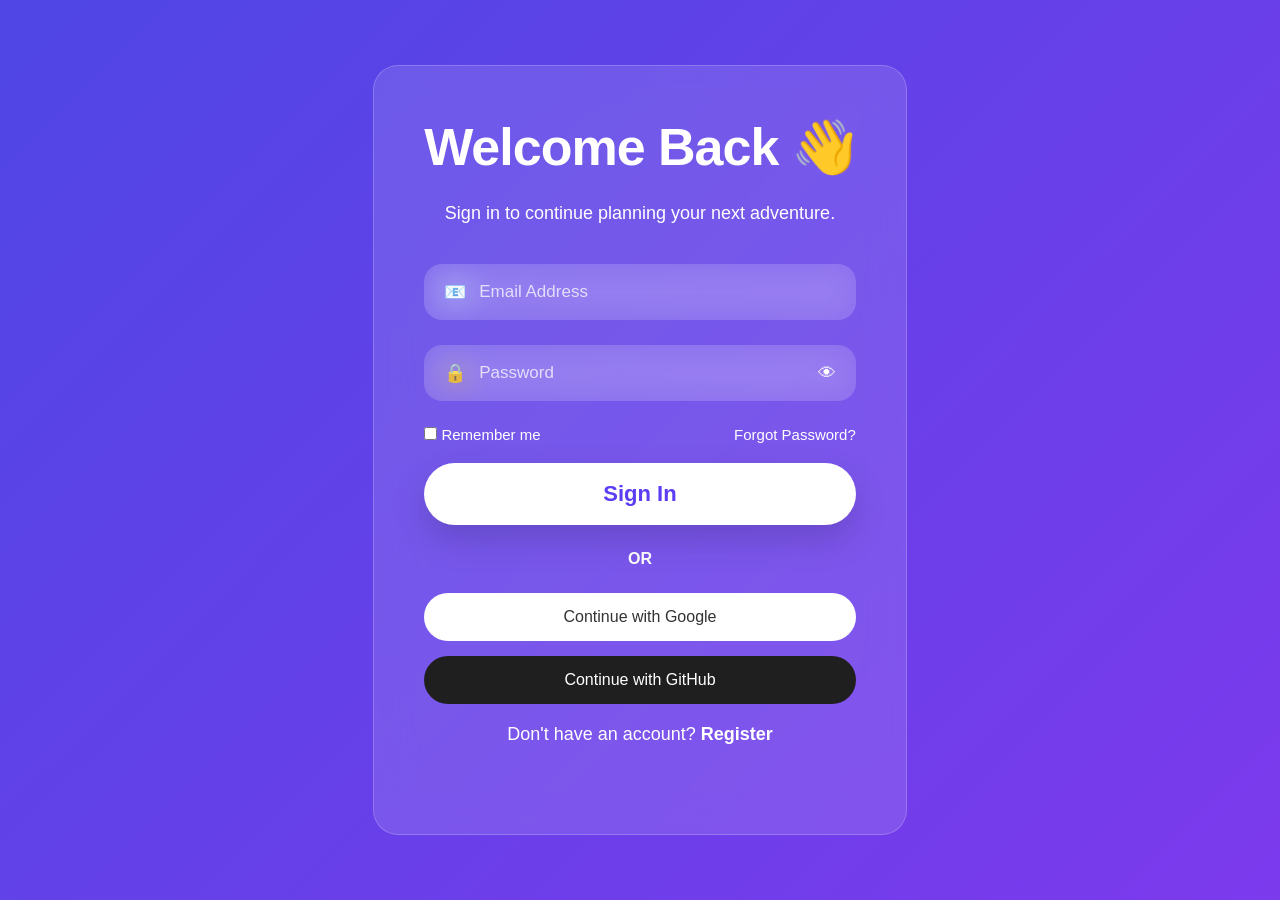
<file: frontend/pages/dashboard.html>
<!DOCTYPE html>
<html lang="en">

<head>

<meta charset="UTF-8">

<meta name="viewport" content="width=device-width, initial-scale=1.0">

<title>Voyago Dashboard</title>

<link rel="stylesheet"
href="https://cdnjs.cloudflare.com/ajax/libs/font-awesome/6.7.2/css/all.min.css">

<link rel="stylesheet" href="../css/style.css">

</head>

<body>

<div class="dashboard">

    <aside class="sidebar">

        <h2 class="logo">Voyago</h2>

    <ul>

    <li class="active" onclick="window.location.href='dashboard.html'">
        <i class="fa-solid fa-house"></i>
        Dashboard
    </li>

    <li onclick="window.location.href='trips.html'">
        <i class="fa-solid fa-plane"></i>
        My Trips
    </li>

    <li onclick="window.location.href='planner.html'">
        <i class="fa-solid fa-map-location-dot"></i>
        <a href="planner.html">Planner</a>
    </li>

    <li onclick="window.location.href='expenses.html'">
        <i class="fa-solid fa-wallet"></i>
        <a href="expenses.html">Expenses</a>
     </li>

    <li onclick="window.location.href='wishlist.html'">
        <i class="fa-solid fa-heart"></i>
        <a href="wishlist.html">Wishlist</a>
    </li>

    <li onclick="window.location.href='profile.html'">
        <i class="fa-solid fa-user"></i>
         <a href="profile.html">Profile</a>
    </li>

</ul>




    </aside>

    <main class="dashboard-content">

        <header class="dashboard-header">

            <div>

                <h1>Good Morning, Abinaya 👋</h1>

                <p>Your next adventure awaits.</p>

            </div>

        
   <div class="profile" id="profileBtn">

    <div class="notification">

        <i class="fa-regular fa-bell" id="bellBtn"></i>

        <div class="notification-box" id="notificationBox">

            <h3>Notifications</h3>

            <div class="notification-item">
                ✈ Flight to Tokyo confirmed
                <span>2 mins ago</span>
            </div>

            <div class="notification-item">
                💰 Expense added
                <span>1 hour ago</span>
            </div>

            <div class="notification-item">
                ❤️ Bali added to Wishlist
                <span>Yesterday</span>
            </div>

        </div>

    </div>

    <i class="fa-regular fa-circle-user"></i>

    <div class="profile-dropdown" id="profileDropdown">

        <h3>👤 Abinaya</h3>

        <hr>

        <a href="profile.html">
            <i class="fa-solid fa-user"></i>
            My Profile
        </a>

        <a href="#">
            <i class="fa-solid fa-gear"></i>
            Settings
        </a>

        <a href="login.html">
            <i class="fa-solid fa-right-from-bracket"></i>
            Logout
        </a>

    </div>

</div>

        </header>
        <section class="search-section">

    <div class="search-box">

        <i class="fa-solid fa-magnifying-glass"></i>

        <input
            type="text"
            id="searchInput"
            placeholder="Search destinations, trips or countries...">

    </div>

</section>
      <section class="stats">

    <div class="stat-card">
        <h2 id="totalTrips">0</h2>
        <p>Total Trips</p>
    </div>

    <div class="stat-card">
        <h2 id="totalBudget">₹0</h2>
        <p>Total Budget</p>
    </div>

    <div class="stat-card">
        <h2 id="completedTrips">0</h2>
        <p>Completed Trips</p>
    </div>

    <div class="stat-card">
        <h2 id="upcomingTrips">0</h2>
        <p>Upcoming Trips</p>
    </div>

</section>
<section class="upcoming-trip">

    <div class="trip-card">

        <div class="trip-left">

            <h2>✈️ Upcoming Trip</h2>

            <h3 id="upcomingDestination">No Trips</h3>

            <p id="upcomingDate">--</p>

            <p id="upcomingBudget">₹0</p>

        </div>

        <button class="trip-btn"
                onclick="window.location.href='trips.html'">
            View Details
        </button>

    </div>

</section>
<section class="destinations">

    <h2>🌍 Popular Destinations</h2>

    <div class="destination-grid">

        <div class="destination-card">
            <img src="https://images.unsplash.com/photo-1507525428034-b723cf961d3e?w=600" alt="Bali">
            <h3>Bali</h3>
            <p>Indonesia</p>
        </div>

        <div class="destination-card">
            <img src="https://images.unsplash.com/photo-1499856871958-5b9627545d1a?w=600" alt="Paris">
            <h3>Paris</h3>
            <p>France</p>
        </div>

        <div class="destination-card">
            <img src="https://images.unsplash.com/photo-1506744038136-46273834b3fb?w=600" alt="Swiss Alps">
            <h3>Swiss Alps</h3>
            <p>Switzerland</p>
        </div>

    </div>

</section>
<section class="analytics">

    <h2>📊 Expense Analytics</h2>

    <div class="analytics-card">

        <div class="progress-item">
            <span>Flights- ₹18,000</span>
            <div class="progress">
                <div class="progress-bar flight"></div>
            </div>
        </div>

        <div class="progress-item">
            <span>Hotels - ₹15,000</span>
            <div class="progress">
                <div class="progress-bar hotel"></div>
            </div>
        </div>

        <div class="progress-item">
            <span>Food - ₹8,000</span>
            <div class="progress">
                <div class="progress-bar food"></div>
            </div>
        </div>

        <div class="progress-item">
            <span>Shopping - ₹5,000</span>
            <div class="progress">
                <div class="progress-bar shopping"></div>
            </div>
        </div>

    </div>

</section>
<section class="activity">

    <h2>🕒 Recent Activity</h2>

    <div class="activity-card">

        <div class="activity-item">
            <div class="activity-icon">✈️</div>

            <div>
                <h3>Flight Booked</h3>
                <p>Chennai → Tokyo</p>
            </div>

            <span>2 hrs ago</span>
        </div>

        <div class="activity-item">
            <div class="activity-icon">🏨</div>

            <div>
                <h3>Hotel Reserved</h3>
                <p>Tokyo Grand Hotel</p>
            </div>

            <span>Yesterday</span>
        </div>

        <div class="activity-item">
            <div class="activity-icon">❤️</div>

            <div>
                <h3>Wishlist Updated</h3>
                <p>Added Switzerland</p>
            </div>

            <span>3 days ago</span>
        </div>

    </div>

</section>
<section class="weather">

    <h2>🌤 Weather Today</h2>

    <div class="weather-card">

        <div class="weather-left">

            <h1>28°C</h1>

            <h3>Tokyo, Japan</h3>

            <p>Sunny</p>

        </div>

       <div class="weather-right">
    <i class="fa-solid fa-sun"></i>
</div>
    </div>

</section>
<section class="quick-actions">

    <h2>⚡ Quick Actions</h2>

    <div class="action-grid">
        
<button class="action-btn" onclick="window.location.href='planner.html'">
    <i class="fa-solid fa-plane-departure"></i>
    Plan Trip
</button>

<button class="action-btn" onclick="window.location.href='wishlist.html'">
    <i class="fa-solid fa-heart"></i>
    Wishlist
</button>

<button class="action-btn" onclick="window.location.href='expenses.html'">
    <i class="fa-solid fa-wallet"></i>
    Expenses
</button>

<button class="action-btn" onclick="window.location.href='profile.html'">
    <i class="fa-solid fa-user"></i>
    Profile
</button>


        
    
    </div>

</section>

    </main>

</div>
<script src="../js/script.js"></script>
<script src="../js/dashboard.js"></script>
</body>
</html>
</file>
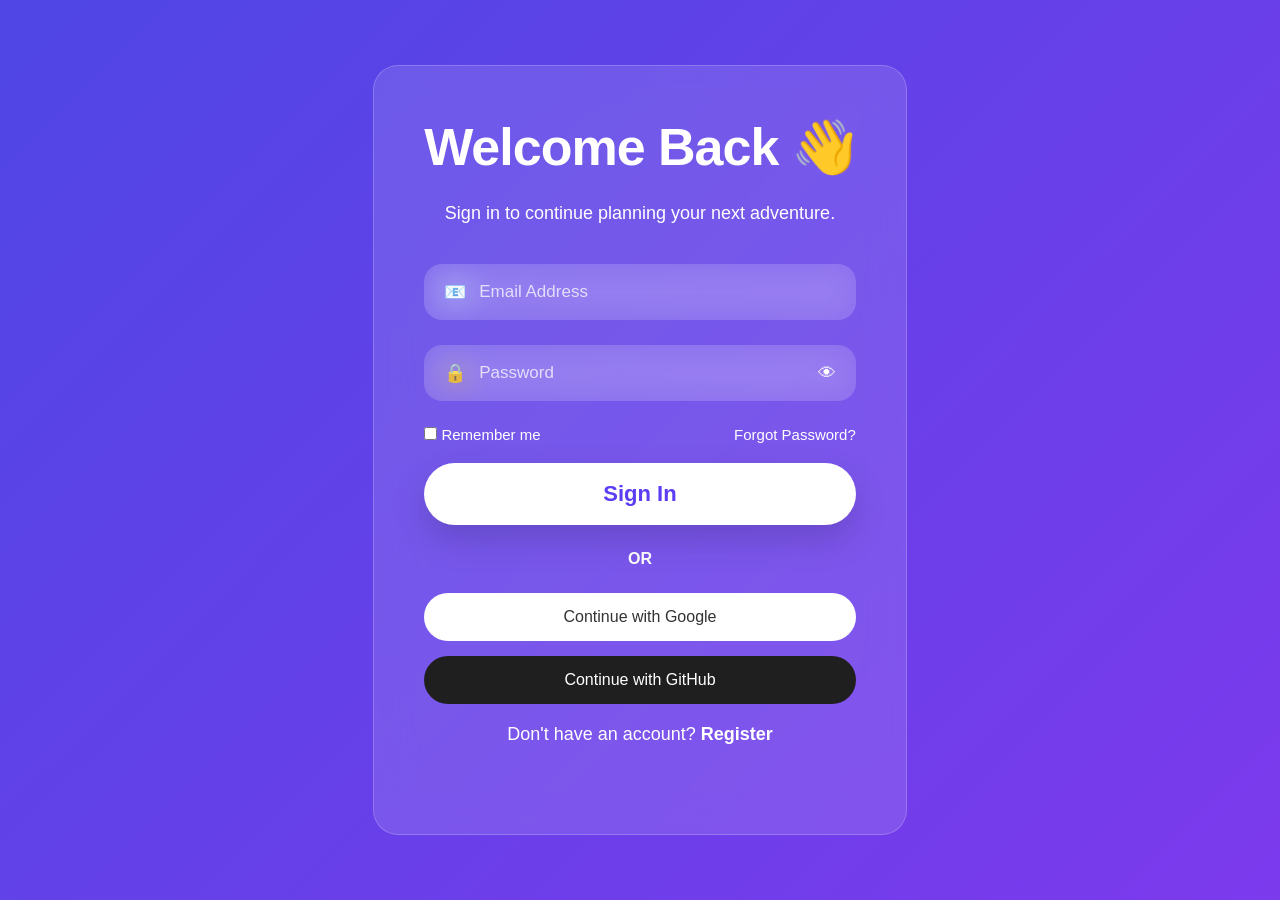
<file: frontend/pages/expenses.html>
<!DOCTYPE html>
<html lang="en">

<head>

<meta charset="UTF-8">
<meta name="viewport" content="width=device-width, initial-scale=1.0">

<title>Expenses - Voyago</title>

<link rel="stylesheet" href="../css/style.css">

<link rel="stylesheet"
href="https://cdnjs.cloudflare.com/ajax/libs/font-awesome/6.7.2/css/all.min.css">

</head>

<body>

<div class="expenses-page">

<header class="expenses-header">

<div>

<h1>Expense Tracker 💰</h1>

<p>Track every rupee spent during your journey.</p>

</div>

<button class="add-expense-btn" onclick="openExpenseModal()">
    <i class="fa-solid fa-plus"></i>
    Add Expense
</button>
</header>

<section class="expense-summary">

<div class="expense-card">

<i class="fa-solid fa-wallet"></i>

<h3>Total Budget</h3>

<p id="totalBudget">₹0</p>

</div>

<div class="expense-card">

<i class="fa-solid fa-money-bill-wave"></i>

<h3>Spent</h3>

<p id="spentAmount">₹0</p>

</div>

<div class="expense-card">

<i class="fa-solid fa-piggy-bank"></i>

<h3>Remaining</h3>

<p id="remainingAmount">₹0</p>

</div>

<div class="expense-card">

<i class="fa-solid fa-chart-pie"></i>

<h3>Savings</h3>

<p id="savingPercent">0%</p>

</div>

</section>
<section class="expense-table-section">

    <h2>Recent Expenses</h2>

    <table class="expense-table">
        <thead>

        <tr>
    <th>Category</th>
    <th>Description</th>
    <th>Date</th>
    <th>Amount</th>
    <th>Actions</th>
</tr>
       
    </thead>
<tbody id="expenseTableBody">

</tbody>
       
        

    </table>

<section class="budget-progress">

<h2>Budget Usage</h2>

<div class="progress-bar-bg">

<div
    class="progress-bar-fill"
    id="budgetProgress">

0%

</div>

</div>

</section>

</div>

<div id="expenseModal" class="modal">

<div class="modal-content">

<h2>Add Expense</h2>

<input
type="text"
id="expenseCategory"
placeholder="Category">

<input
type="text"
id="expenseDescription"
placeholder="Description">

<input
type="number"
id="expenseAmount"
placeholder="Amount">

<button id="saveExpenseBtn">

Save Expense

</button>

</div>

</div>
<script src="../js/script.js"></script>
<script src="../js/expenses.js"></script>
</body>

</html>
</file>
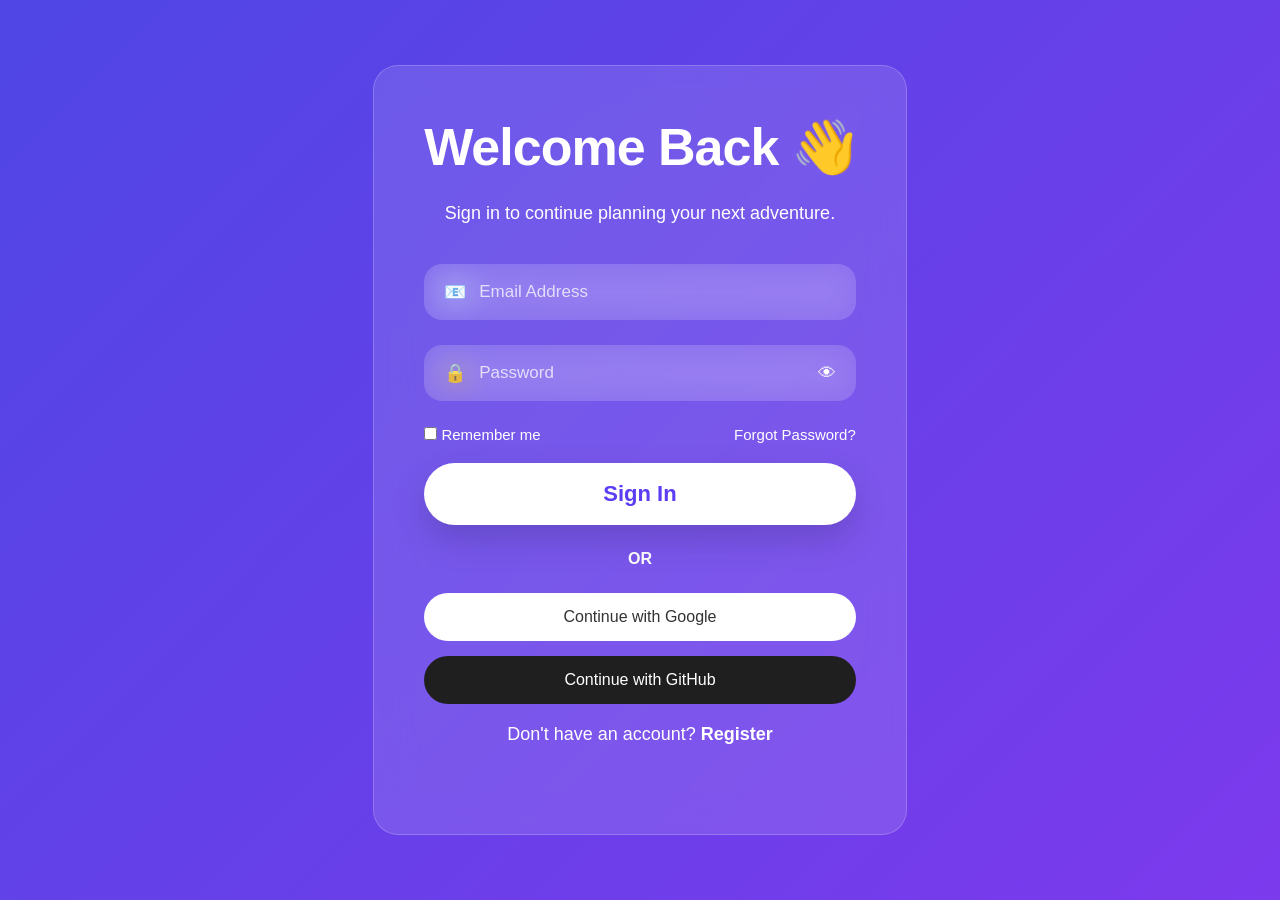
<file: frontend/pages/login.html>
<!DOCTYPE html>
<html lang="en">

<head>

    <meta charset="UTF-8">

    <meta name="viewport" content="width=device-width, initial-scale=1.0">

    <title>Voyago | Login</title>

    <link rel="stylesheet" href="../css/style.css">

</head>

<body class="login-page">

    <div class="login-container">

        <div class="login-card">

            <h1>Welcome Back 👋</h1>

            <p>
                Sign in to continue planning your next adventure.
            </p>
           <form id="loginForm" class="login-form"> 

    <div class="input-box">
    <span class="input-icon">📧</span>
    <input
    type="email"
    id="loginEmail"
    placeholder="Email Address"
    required>
</div>

    <div class="input-box">
    <span class="input-icon">🔒</span>
    <input
    type="password"
    id="loginPassword"
    placeholder="Password"
    required>
    <span class="toggle-password" onclick="togglePassword()">👁</span>
</div>

    <div class="login-options">
        <label>
            <input type="checkbox">
            Remember me
        </label>

        <a href="#">Forgot Password?</a>
    </div>

    <button type="submit" class="login-btn">
        Sign In
    </button>

</form>

<div class="divider">
    <span>OR</span>
</div>


<button class="google-btn">
    Continue with Google
</button>

<button class="github-btn">
    Continue with GitHub
</button>

<p class="register-text">
    Don't have an account?
    <a href="register.html">Register</a>
</p>
    

        </div>

    </div>

    <script src="../js/script.js"></script>

</body>

</html>
</file>
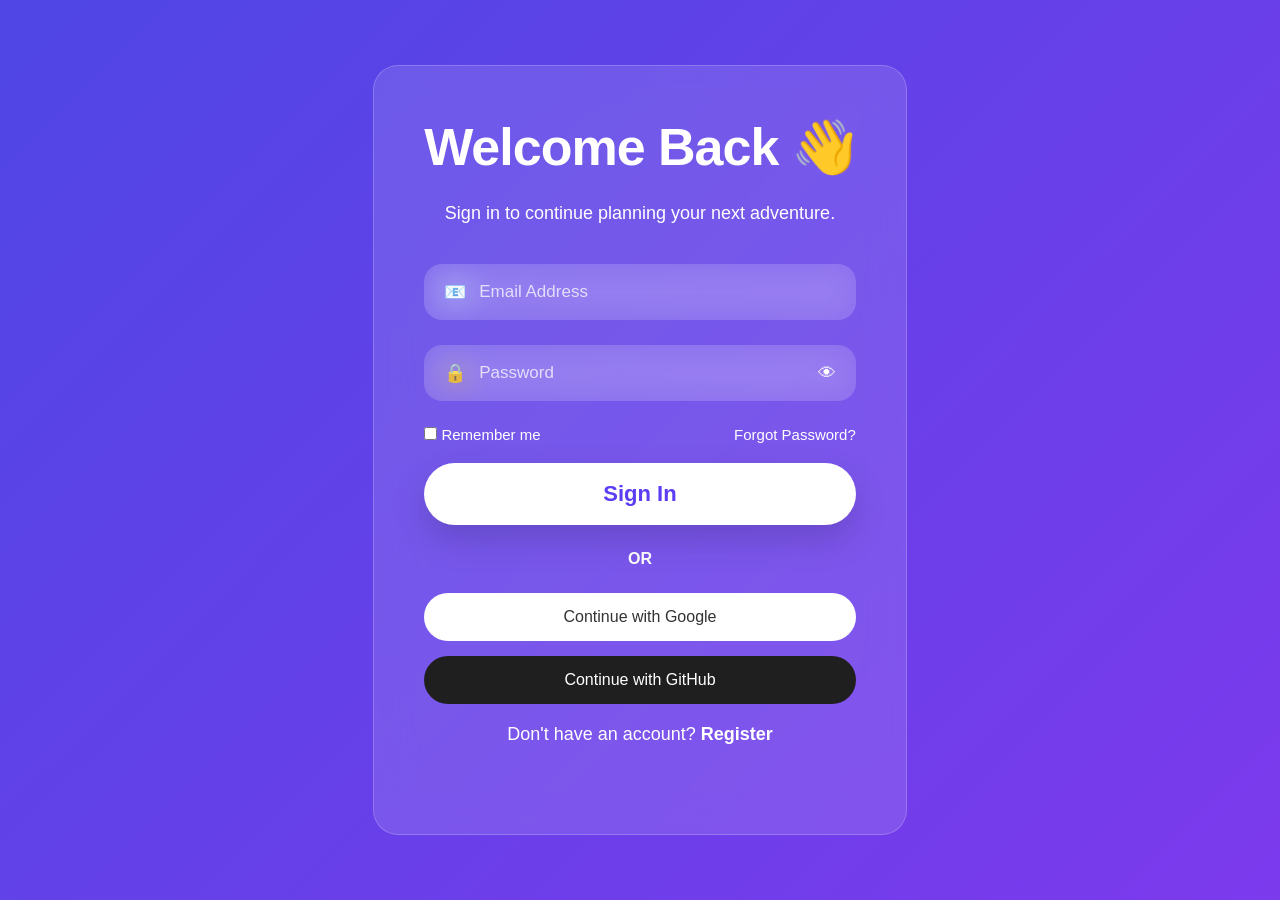
<file: frontend/pages/profile.html>
<!DOCTYPE html>
<html lang="en">

<head>
    <meta charset="UTF-8">
    <meta name="viewport" content="width=device-width, initial-scale=1.0">
    <title>Profile - Voyago</title>

    <link rel="stylesheet" href="../css/style.css">

</head>

<body>
<div class="profile-header">

    <i class="fas fa-user-circle profile-icon"></i>

    <h1>Abinaya R.S</h1>

    <p>Travel Enthusiast ✈</p>

    <button
class="edit-profile-btn"
onclick="window.location.href='edit-profile.html'">

<i class="fa-solid fa-pen"></i>

Edit Profile

</button>

</div>
<div class="profile-card">

    <h2>👤 Personal Information</h2>

    <div class="profile-info">
        <div class="info-item">
            <span>Name</span>
            <strong>Abinaya R.S</strong>
        </div>

        <div class="info-item">
            <span>Email</span>
            <strong>abinaya@gmail.com</strong>
        </div>

        <div class="info-item">
            <span>Country</span>
            <strong>India 🇮🇳</strong>
        </div>

        <div class="info-item">
            <span>Member Since</span>
            <strong>July 2026</strong>
        </div>

    </div>

</div>
<div class="stats-section">

    <h2>Travel Statistics</h2>

    <div class="stats-grid">

        <div class="stat-card">
            <h3>12</h3>
            <p>Trips Completed</p>
        </div>

        <div class="stat-card">
            <h3>24</h3>
            <p>Wishlist Places</p>
        </div>

        <div class="stat-card">
            <h3>6</h3>
            <p>Countries Visited</p>
        </div>

        <div class="stat-card">
            <h3>₹2.35L</h3>
            <p>Total Expenses</p>
        </div>

    </div>

</div>
<div class="favorite-section">

    <h2>Favorite Destinations</h2>

    <div class="favorite-grid">

        <div class="favorite-card">
            <img src="../images/paris.jpg" alt="Paris">
            <h3>Paris</h3>
        </div>

        <div class="favorite-card">
            <img src="../images/bali.jpg" alt="Bali">
            <h3>Bali</h3>
        </div>

        <div class="favorite-card">
            <img src="../images/switzerland.jpg" alt="Switzerland">
            <h3>Switzerland</h3>
        </div>

        <div class="favorite-card">
            <img src="../images/tokyo.jpg" alt="Tokyo">
            <h3>Tokyo</h3>
        </div>

    </div>

</div>
<div class="settings-section">

    <h2>Account Settings</h2>

    <div class="settings-card">

        <div class="setting-item">
            <span>🌙 Dark Mode</span>
            <button class="setting-btn">Enabled</button>
        </div>

        <div class="setting-item">
            <span>🔔 Notifications</span>
            <button class="setting-btn">On</button>
        </div>

        <div class="setting-item">
            <span>🌐 Language</span>
            <button class="setting-btn">English</button>
        </div>

    </div>

</div>
<div class="logout-section">
<button id="logoutBtn" class="logout-btn">
    <i class="fas fa-sign-out-alt"></i> Logout
</button>
   

</div>
<script src="../js/script.js"></script>
<script src="../js/profile.js"></script>

</body>
</html>
</file>
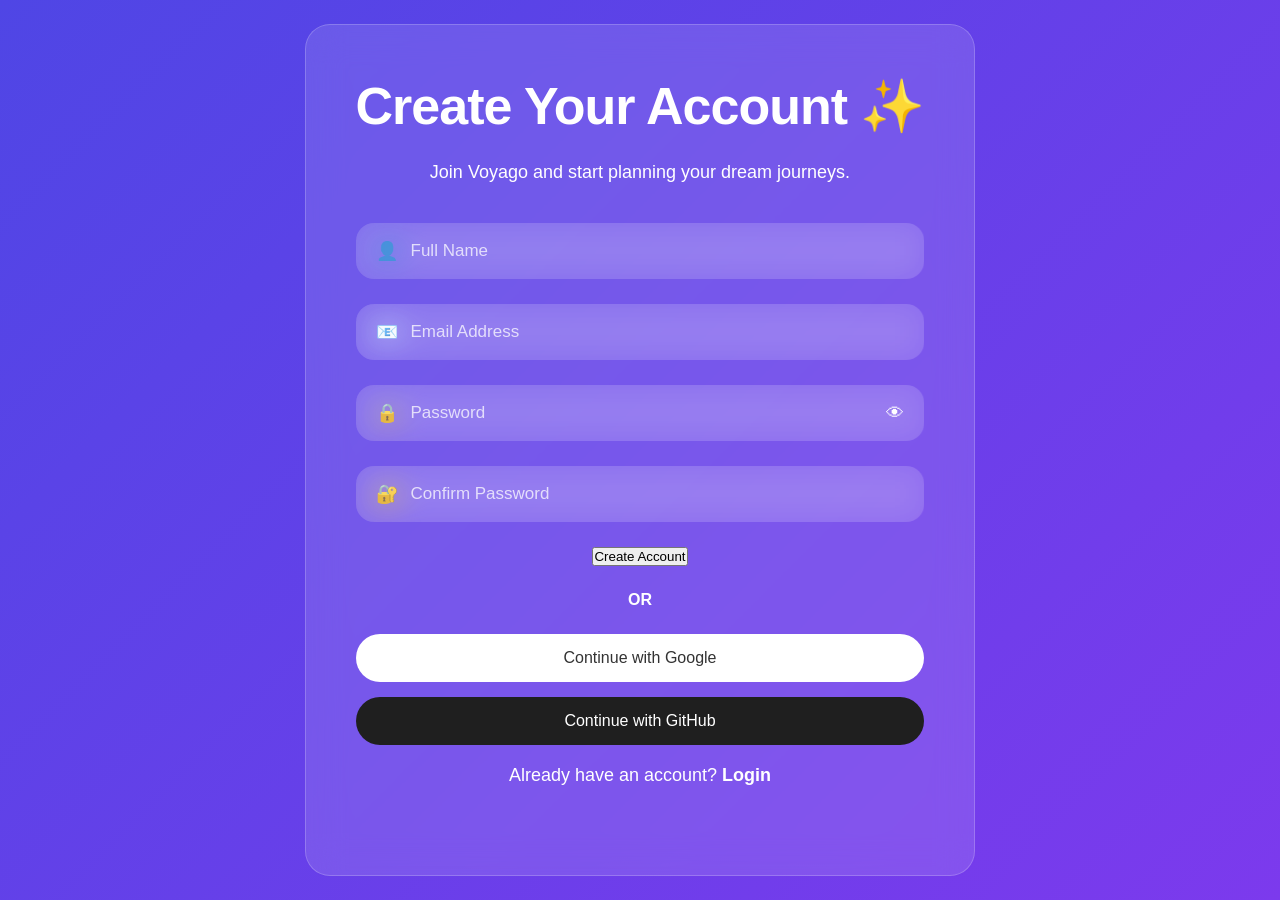
<file: frontend/pages/register.html>
<!DOCTYPE html>
<html lang="en">

<head>

    <meta charset="UTF-8">

    <meta name="viewport" content="width=device-width, initial-scale=1.0">

    <title>Voyago | Register</title>

    <link rel="stylesheet" href="../css/style.css">

</head>

<body class="login-page">

<div class="login-container">

    <div class="login-card">

        <h1>Create Your Account ✨</h1>

        <p>Join Voyago and start planning your dream journeys.</p>

        <form class="login-form" id="registerForm">

            <div class="input-box">
                <span class="input-icon">👤</span>
                <input
             type="text"
             id="fullname"
             placeholder="Full Name"
             required>
            </div>

            <div class="input-box">
                <span class="input-icon">📧</span>
                 <input
type="email"
id="email"
placeholder="Email Address"
required>
            </div>

            <div class="input-box">
                <span class="input-icon">🔒</span>
                <input type="password" id="regPassword" placeholder="Password" required>
                <span class="toggle-password" onclick="toggleRegisterPassword()">👁</span>
            </div>

            <div class="input-box">
                <span class="input-icon">🔐</span>
                <input type="password" id="confirmPassword" placeholder="Confirm Password" required>
            </div>

        <button
        type="submit"
    class="register-btn">

Create Account

</button>

        </form>

        <div class="divider">
            <span>OR</span>
        </div>

        <button class="google-btn">
            Continue with Google
        </button>

        <button class="github-btn">
            Continue with GitHub
        </button>

        <p class="register-text">
            Already have an account?
            <a href="login.html">Login</a>
        </p>

    </div>

</div>

<script src="../js/script.js"></script>
<script src="../js/register.js"></script>


</body>
</html>
</file>
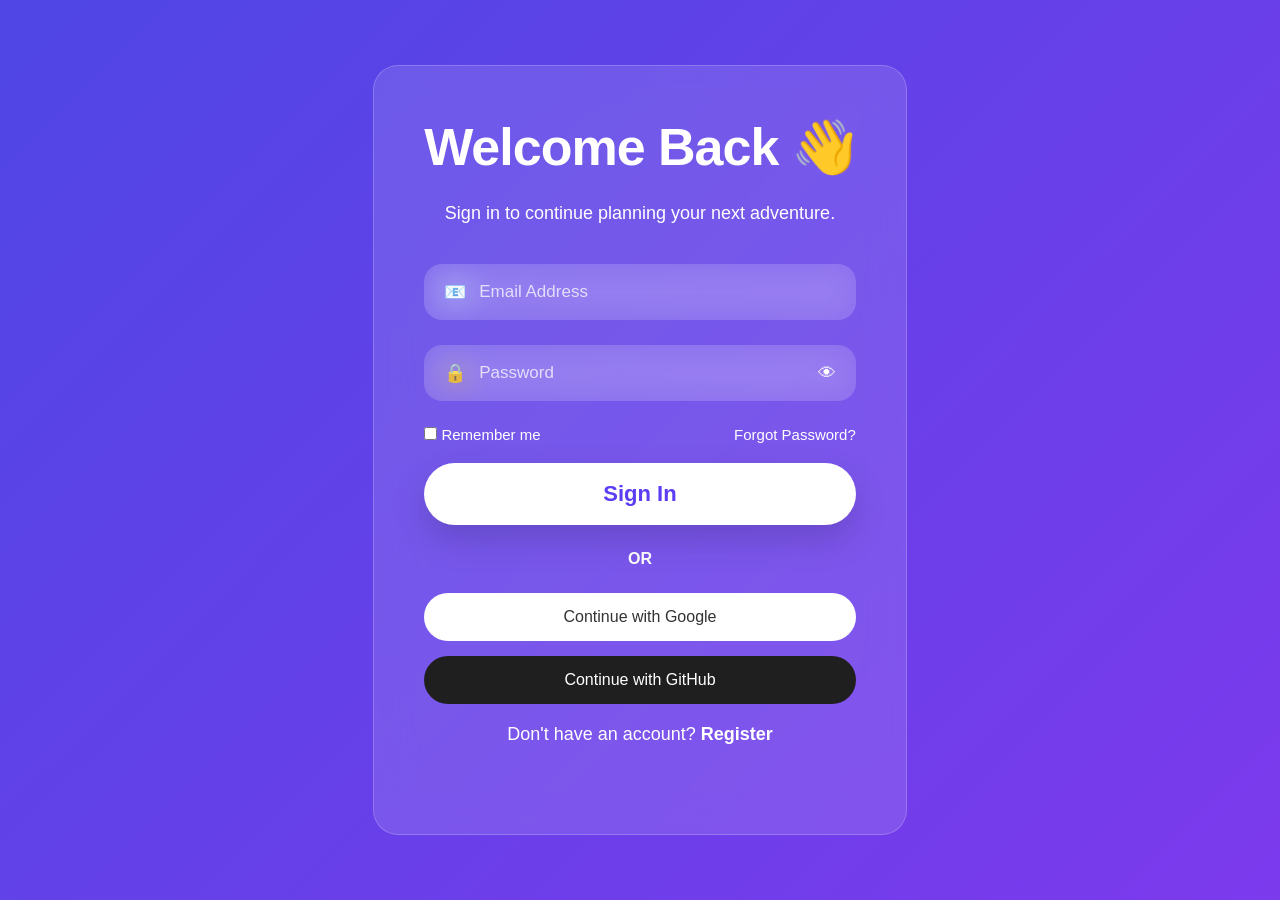
<file: frontend/pages/trips.html>
<!DOCTYPE html>
<html lang="en">

<head>
    <meta charset="UTF-8">
    <meta name="viewport" content="width=device-width, initial-scale=1.0">
    <title>My Trips - Voyago</title>
   
   <link rel="stylesheet" href="../css/style.css">

    <link rel="stylesheet"
        href="https://cdnjs.cloudflare.com/ajax/libs/font-awesome/6.5.2/css/all.min.css">
</head>

<body>

    <div class="planner-page">

      <header class="planner-header">
    <div>
        <h1>My Trips ✈️</h1>
        <p>View and manage all your saved trips.</p>

        <div class="trip-search">
            <input
                type="text"
                id="tripSearch"
                placeholder="🔍 Search by destination or trip name...">
        </div>

    </div>
</header> 

        <div id="tripContainer" class="trips-grid">

        </div>

    </div>

    <script src="../js/script.js"></script>
<script src="../js/trips.js"></script>
</body>

</html>
</file>
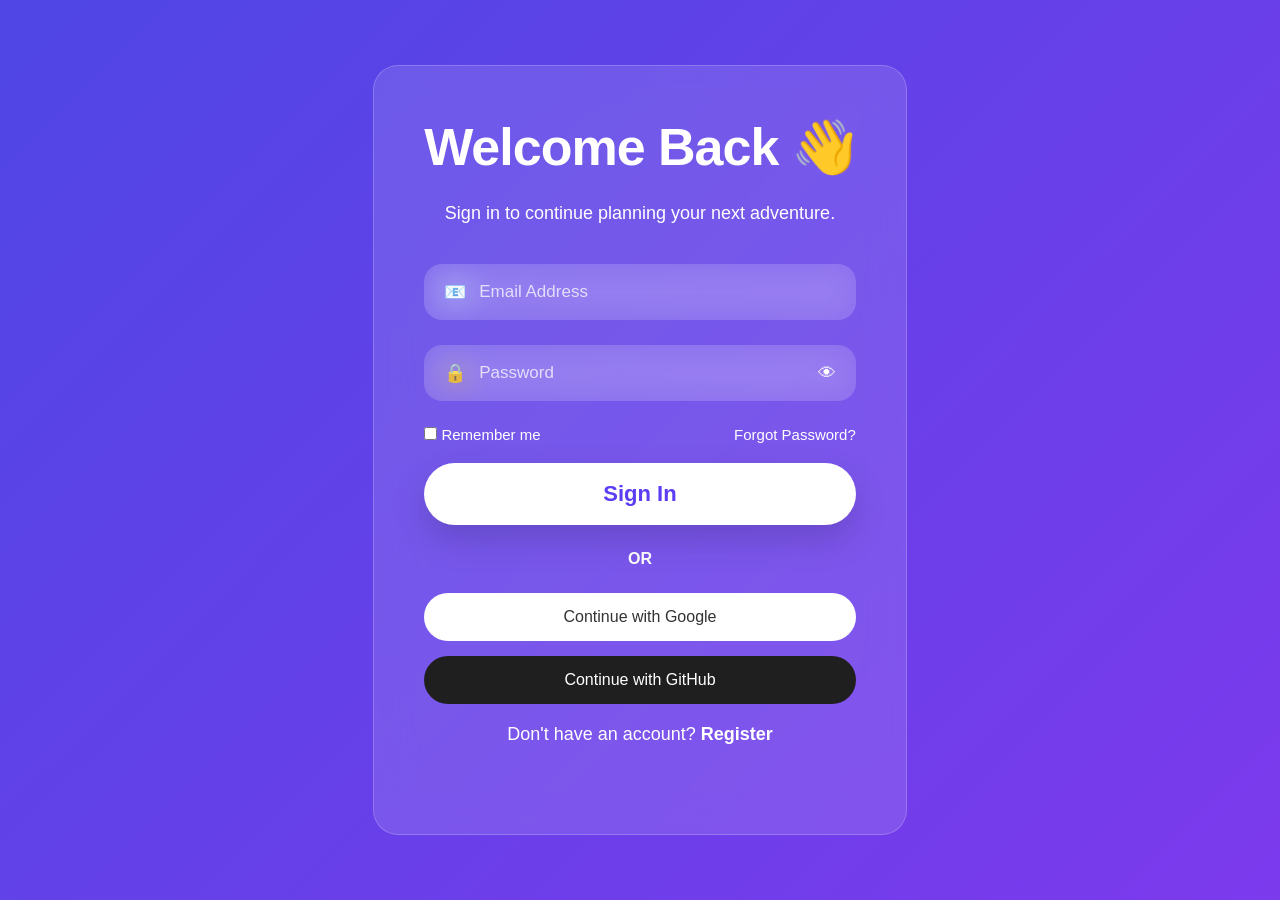
<file: frontend/pages/wishlist.html>
<!DOCTYPE html>
<html lang="en">
<head>
<meta charset="UTF-8">
<meta name="viewport" content="width=device-width, initial-scale=1.0">
<title>Wishlist - Voyago</title>

<link rel="stylesheet" href="../css/style.css">
<link rel="stylesheet" href="https://cdnjs.cloudflare.com/ajax/libs/font-awesome/6.5.2/css/all.min.css">

</head>

<body>

<div class="wishlist-page">

<div class="page-header">
<h1>My Wishlist ❤️</h1>

<input
type="text"
placeholder="Search destinations..."
class="search-box">
</div>

<div class="wishlist-top">
<button id="openWishlistModal" class="primary-btn">
    + Add Destination
</button>

</div>

<div class="wishlist-grid" id="wishlistContainer">

</div>


</div>

</div>
<div class="modal" id="wishlistModal">

    <div class="modal-content">

        <span id="closeWishlistModal">&times;</span>

        <h2>Add Destination</h2>

        <input
            type="text"
            id="wishDestination"
            placeholder="Destination">

        <input
            type="text"
            id="wishCountry"
            placeholder="Country">

        <input
            type="text"
            id="wishImage"
            placeholder="Image URL">

        <button id="saveWishlistBtn">
            Save Destination
        </button>

    </div>

</div>

<script src="../js/script.js"></script>
<script src="../js/wishlist.js"></script>

</body>
</html>
</file>
<file: frontend/css/style.css>
/* Google Font */
/* ==========================================
   VOYAGO DESIGN SYSTEM
========================================== */

:root{
    --bg-color:#0F172A;
    --card-color:#1E293B;
    --primary:#6D5EF8;
    --primary-hover:#6D28D9;
    --heading:#F8FAFC;
    --text:#ffffff;
    --border:#334155;
    --accent:#FBBF24;
}

    
@import url('https://fonts.googleapis.com/css2?family=Poppins:wght@300;400;500;600;700&display=swap');

*{
    margin:0;
    padding:0;
    box-sizing:border-box;
    font-family:'Poppins',sans-serif;
}

html{

    scroll-behavior:smooth;

}

body{

    margin:0;

    padding:0;

    font-family:'Poppins',sans-serif;

    background:var(--bg-color);

    color:var(--heading);

}

header{
    width:90%;
    margin:auto;
    padding:25px 0;
}

nav{
    position:fixed;
    top:0;
    left:0;
    width:100%;
    padding:25px 8%;

    display:flex;
    justify-content:space-between;
    align-items:center;

    background:rgba(12,18,35,0.35);
    backdrop-filter:blur(15px);
    -webkit-backdrop-filter:blur(15px);

    transition:.4s;
    z-index:1000;
}
.logo h2{
    font-size:32px;
    font-weight:700;
}

.nav-links{
    display:flex;
    list-style:none;
    gap:30px;
}

.nav-links a{
    text-decoration:none;
    color:white;
    font-weight:500;
    transition:0.3s;
}

.nav-links a:hover{
    color:#ffd369;
}

.hero{
    display:flex;
    align-items:center;
    justify-content:space-between;
    gap:40px;
    min-height: calc(100vh - 100px);
    padding:170px 8% 100px;
}
.hero h1{
    font-size:68px;
    line-height:1.1;
    margin-bottom:20px;
}

.hero p{
    font-size:20px;
    max-width:450px;
    margin:auto;
    line-height:1.8;
    margin-bottom:40px;
}

.hero button{
    padding:15px 35px;
    border:none;
    border-radius:50px;

    background:#6D5EF8;
    color:white;

    font-size:18px;
    font-weight:600;

    cursor:pointer;
    transition:.3s;
}
.hero button:hover{

    background:#5848E5;

    color:#ffffff;

    transform:translateY(-4px);

}
/* ================= FEATURES SECTION ================= */

.features{
    width:90%;
    margin:120px auto;
    text-align:center;
}

.features h2{
    font-size:42px;
    margin-bottom:60px;
}

.feature-container{
    display:flex;
    justify-content:center;
    gap:30px;
    flex-wrap:wrap;
}

.feature-card{

    background:rgba(255,255,255,0.12);

    border:1px solid rgba(255,255,255,0.18);

    backdrop-filter:blur(18px);

    border-radius:28px;

    padding:45px;

    transition:.35s;

    box-shadow:0 20px 45px rgba(0,0,0,.12);

}

.feature-card:hover{

    transform:translateY(-10px);

    box-shadow:0 30px 60px rgba(0,0,0,.18);

}

.icon{
    font-size:55px;
    margin-bottom:20px;
}

.feature-card h3{
    font-size:28px;
    margin-bottom:15px;
    color:white;
}

.feature-card p{
    font-size:17px;
    line-height:1.7;
    color:#F3EEFF;
}
/* ===========================
   POPULAR DESTINATIONS
=========================== */

.destinations{
    padding:100px 8%;
    background:linear-gradient(135deg,#4f46e5,#7c3aed);
}

.destinations h2{
    text-align:center;
    color:white;
    font-size:48px;
    margin-bottom:60px;
}

.destination-grid{
    display:grid;
    grid-template-columns:repeat(auto-fit,minmax(320px,1fr));
    gap:35px;
}

.destination-card{
    background:white;
    border-radius:22px;
    overflow:hidden;
    transition:.4s;
    cursor:pointer;
    box-shadow:0 15px 35px rgba(0,0,0,.25);
}

.destination-card:hover{
    transform:translateY(-12px);
    box-shadow:0 25px 45px rgba(0,0,0,.35);
}

.destination-card img{
    width:100%;
    height:240px;
    object-fit:cover;
    transition:.5s;
}

.destination-card:hover img{
    transform:scale(1.08);
}

.destination-content{
    padding:25px;
}

.destination-content h3{
    font-size:30px;
    margin-bottom:8px;
    color:#333;
}

.destination-content p{
    color:#666;
    font-size:18px;
}
/* ===========================
   TESTIMONIALS SECTION
=========================== */

.testimonials{
    padding:100px 8%;
    background:linear-gradient(135deg,#4f46e5,#7c3aed);
}

.testimonials h2{
    text-align:center;
    color:white;
    font-size:48px;
    margin-bottom:60px;
}

.testimonial-grid{
    display:grid;
    grid-template-columns:repeat(auto-fit,minmax(320px,1fr));
    gap:35px;
}

.testimonial-card{
    background:rgba(255,255,255,.12);
    backdrop-filter:blur(18px);
    border:1px solid rgba(255,255,255,.25);
    border-radius:25px;
    padding:40px 30px;
    text-align:center;
    transition:.4s;
    color:white;
}

.testimonial-card:hover{
    transform:translateY(-12px);
    box-shadow:0 25px 45px rgba(0,0,0,.25);
}

.testimonial-card img{
    width:100px;
    height:100px;
    border-radius:50%;
    object-fit:cover;
    border:4px solid white;
    margin-bottom:20px;
}

.testimonial-card h3{
    font-size:28px;
    margin-bottom:8px;
}

.testimonial-card span{
    color:#ddd;
    font-size:16px;
}

.testimonial-card p{
    margin:25px 0;
    line-height:1.8;
    font-size:17px;
}

.stars{
    font-size:22px;
}
/* ============================= */
/* Statistics Section */
/* ============================= */

.stats{
    padding:100px 8%;
    text-align:center;
}
.stats h2{

    font-size:60px;

    color:white;

    margin-bottom:20px;

    font-weight:800;

    text-transform:uppercase;

    letter-spacing:2px;

}
.stats h2::after{

    content:"";

    display:block;

    width:100px;

    height:5px;

    margin:18px auto;

    border-radius:20px;

    background:#FFD54F;

}

.stats-grid{

    display:grid;

    grid-template-columns:repeat(4,1fr);

    gap:30px;

    margin-top:60px;

}

.stat-card{

background: linear-gradient(135deg, #6D5EF8, #8B5CF6);
backdrop-filter: blur(15px);
border: 1px solid rgba(255,255,255,0.12);

    border-radius:25px;

    padding:50px 20px;

    transition:.4s;

    cursor:pointer;
}

.stat-card:hover{

    transform:translateY(-12px) scale(1.05);

    box-shadow:0 20px 40px rgba(0,0,0,.25);

}

.stat-card h3{

    font-size:48px;

    color:white;

    margin-bottom:15px;

}

.stat-card p{

    color:white;

    font-size:20px;

}
/* ============================== */
/* Footer */
/* ============================== */

.footer{

    margin-top:120px;

    padding:70px 8% 30px;

    background:rgba(255,255,255,.08);

    backdrop-filter:blur(18px);

}

.footer-container{

    display:grid;

    grid-template-columns:repeat(auto-fit,minmax(250px,1fr));

    gap:50px;

}

.footer h2{

    color:white;

    font-size:40px;

    margin-bottom:20px;

}

.footer h3{

    color:white;

    margin-bottom:20px;

}

.footer p{

    color:white;

    line-height:1.8;

}

.footer-links{

    display:flex;

    flex-direction:column;

}

.footer-links a{

    color:white;

    text-decoration:none;

    margin:10px 0;

    transition:.3s;

}

.footer-links a:hover{

    padding-left:10px;

    color:#ffe66d;

}

.footer hr{

    margin:50px 0 25px;

    border:.5px solid rgba(255,255,255,.2);

}

.copyright{

    text-align:center;

    color:white;

}
/* ============================= */
/* Glass Navbar */
/* ============================= */

nav.scrolled{

 background:rgba(12,18,35,0.90);
backdrop-filter:blur(20px);

}
/* ============================== */
/* Login Page */
/* ============================== */

.login-page{

    min-height:100vh;

    display:flex;

    justify-content:center;

    align-items:center;

    background:linear-gradient(135deg,#4f46e5,#7c3aed);

}

.login-container{

    width:100%;

    display:flex;

    justify-content:center;

    align-items:center;

}

.login-card{

    max-width:680px;

    padding:50px;

    background:rgba(255,255,255,.12);

    backdrop-filter:blur(18px);

    border:1px solid rgba(255,255,255,.2);

    border-radius:25px;

    text-align:center;

    color:white;

    animation: floatCard 1.2s ease;

    transition:0.4s ease;

     cursor:default;

}
.login-card:hover{

    transform:translateY(-10px);

    box-shadow:0 30px 70px rgba(91,61,245,.45);

}

.login-card h1{
    font-size: 52px;
    line-height: 1.2;
    margin-bottom: 20px;
    letter-spacing: -1px;
}

.login-card p{

    font-size:18px;
    line-height:1.7;
    max-width:500px;
    margin:auto;
    margin-bottom:35px;
}
/* ================= LOGIN FORM ================= */

.login-form{
    margin-top:30px;
}

.input-box{
    position: relative;
    margin-bottom:25px;
}

.input-box input{
    width:100%;
    padding:18px 55px;
    border:none;
    outline:none;
    border-radius:18px;
    background:rgba(255,255,255,0.12);
    color:white;
    font-size:17px;
    backdrop-filter:blur(15px);
    transition:.3s;
    box-shadow:0 0 0 rgba(91,61,245,0);
}

.input-box input::placeholder{
    color: rgba(255,255,255,0.75);
    transition: 0.3s;
}

.input-box input:focus::placeholder{

    opacity:.4;

}
.input-box input:focus{

    box-shadow:0 0 20px rgba(255,255,255,.35);

    background:rgba(255,255,255,.18);

}
.input-icon{
    position:absolute;
    left:20px;
    top:50%;
    transform:translateY(-50%);
    font-size:18px;
}

.toggle-password{
    position:absolute;
    right:20px;
    top:50%;
    transform:translateY(-50%);
    cursor:pointer;
    font-size:18px;
}

.input-box input::placeholder{
    color:rgba(255,255,255,0.75);
}

.input-box input:focus{
    border-color:white;
    box-shadow:0 0 20px rgba(255,255,255,0.3);
}

.login-options{
    display:flex;
    justify-content:space-between;
    align-items:center;
    margin:20px 0;
    color:white;
    font-size:15px;
}

.login-options a{
    color:white;
    text-decoration:none;
}

.login-options a:hover{
    text-decoration:underline;
}

.login-btn{
    width:100%;
    padding:18px;
    border:none;
    border-radius:50px;
    background:white;
    color:#5b3df5;
    font-size:22px;
    font-weight:700;
    cursor:pointer;
    transition:all .35s ease;
    box-shadow:0 15px 35px rgba(0,0,0,.15);
    position:relative;
    overflow:hidden;
}
.login-btn::before{

    content:"";

    position:absolute;

    top:0;

    left:-120%;

    width:100%;

    height:100%;

    background:linear-gradient(
        120deg,
        transparent,
        rgba(255,255,255,.6),
        transparent
    );

    transition:.6s;

}

.login-btn:hover::before{

    left:120%;

}

.login-btn:hover{
    transform:translateY(-5px);
    box-shadow:0 25px 45px rgba(0,0,0,.30);
    background:#ffffff;
}

.divider{
    text-align:center;
    margin:25px 0;
    color:white;
    font-weight:bold;
}

.google-btn,
.github-btn{
    width:100%;
    padding:15px;
    border:none;
    border-radius:50px;
    margin-bottom:15px;
    font-size:16px;
    cursor:pointer;
    transition:.3s;
}

.google-btn{
    background:white;
    color:#333;
}

.google-btn:hover{
    transform:translateY(-4px);
    box-shadow:0 15px 35px rgba(0,0,0,.25);
}

.github-btn{
    background:#1f1f1f;
    color:white;
}

.github-btn:hover{
    background:black;
    transform:translateY(-4px);
    box-shadow:0 15px 35px rgba(0,0,0,.35);
}

.register-text{
    margin-top:20px;
    text-align:center;
    color:white;
}

.register-text a{
    color:white;
    font-weight:bold;
    text-decoration:none;
}

.register-text a:hover{
    text-decoration:underline;
}
@keyframes floatCard{

    0%{
        opacity:0;
        transform:translateY(80px) scale(.9);
    }

    100%{
        opacity:1;
        transform:translateY(0) scale(1);
    }

}
/* ===========================
   DASHBOARD
=========================== */

.dashboard{
    display:flex;
    min-height:100vh;
    background:linear-gradient(135deg,#5b3df5,#8b5cf6);
}
.sidebar{
    width:260px;
    height:100vh;
    position:sticky;
    top:0;
    align-self:flex-start;

    background:rgba(255,255,255,0.08);
    backdrop-filter:blur(20px);

    padding:40px 25px;
    color:white;

    border-right:1px solid rgba(255,255,255,0.1);
}
.sidebar ul{
    list-style:none;
    padding:0;
    margin:40px 0 0;
}

.logo{
    font-size:34px;
    font-weight:700;
    margin-bottom:50px;
}



.dashboard-content{
    flex:1;
    padding:40px;
}

.dashboard-header{
    display:flex;
    justify-content:space-between;
    align-items:center;
    color:white;
}

.dashboard-header h1{
    font-size:42px;
    margin-bottom:8px;
}

.dashboard-header p{
    opacity:.8;
}

.profile{
    display:flex;
    gap:20px;
    font-size:28px;
}
/* ==============================
   Dashboard Statistics
============================== */

.stats{
    display:grid;
    grid-template-columns:repeat(4,1fr);
    gap:25px;
    margin-top:40px;
}

.stat-card{
    background:rgba(255,255,255,0.12);
    backdrop-filter:blur(20px);
    border:1px solid rgba(255,255,255,.15);
    border-radius:22px;
    padding:30px;
    transition:.35s;
    cursor:pointer;
}

.stat-card:hover{
    transform:translateY(-10px);
    box-shadow:0 20px 50px rgba(91,61,245,.35);
}

.stat-card h2{
    font-size:42px;
    color:white;
    margin-bottom:10px;
}

.stat-card p{
    color:rgba(255,255,255,.8);
    font-size:18px;
}
/* ===========================
      UPCOMING TRIP
=========================== */

.upcoming-trip{
    margin-top:45px;
}

.saved-trip-card{

    background:rgba(255,255,255,.12);

    backdrop-filter:blur(20px);

    border:1px solid rgba(255,255,255,.15);

    border-radius:25px;

    padding:35px;

    display:flex;

    justify-content:space-between;

    align-items:center;

    transition:.3s;

}

.saved-trip-card:hover{

    transform:translateY(-8px);

    box-shadow:0 20px 50px rgba(91,61,245,.35);

}

.trip-left h2{

    color:white;

    margin-bottom:20px;

    font-size:28px;

}

.trip-left h3{

    color:white;

    font-size:34px;

    margin-bottom:12px;

}

.trip-left p{

    color:rgba(255,255,255,.8);

    font-size:18px;

    margin-bottom:8px;

}

.trip-btn{

    padding:18px 40px;

    border:none;

    border-radius:50px;

    background:white;

    color:#5b3df5;

    font-size:18px;

    font-weight:700;

    cursor:pointer;

    transition:.3s;

}

.trip-btn:hover{

    transform:scale(1.05);

}
/* ===============================
   DESTINATIONS
================================ */

.destinations{
    margin-top:50px;
}

.destinations h2{
    color:white;
    margin-bottom:25px;
    font-size:34px;
}

.destination-grid{
    display:grid;
    grid-template-columns:repeat(3,1fr);
    gap:25px;
}

.destination-card{
    background:rgba(255,255,255,.12);
    backdrop-filter:blur(20px);
    border-radius:22px;
    overflow:hidden;
    transition:.35s;
    border:1px solid rgba(255,255,255,.15);
}

.destination-card:hover{
    transform:translateY(-10px);
    box-shadow:0 20px 50px rgba(91,61,245,.35);
}

.destination-card img{
    width:100%;
    height:220px;
    object-fit:cover;
}

.destination-card h3{
    color:white;
    padding:20px 20px 5px;
    font-size:28px;
}

.destination-card p{
    color:rgba(255,255,255,.8);
    padding:0 20px 20px;
}
/* ===========================
   Expense Analytics
=========================== */

.analytics{
    margin-top:60px;
}

.analytics h2{
    color:white;
    font-size:34px;
    margin-bottom:25px;
}

.analytics-card{

    background:rgba(255,255,255,.12);

    backdrop-filter:blur(20px);

    border-radius:22px;

    border:1px solid rgba(255,255,255,.15);

    padding:35px;

}

.progress-item{

    margin-bottom:28px;

}

.progress-item span{

    color:white;

    font-size:18px;

    display:block;

    margin-bottom:10px;

}

.progress{

    height:14px;

    background:rgba(255,255,255,.15);

    border-radius:20px;

    overflow:hidden;

}

.progress-bar{

    height:100%;

    border-radius:20px;

}

.flight{
    width:0;
    background:#ff8c42;
    animation:flight 2s forwards;
}

.hotel{
    width:0;
    background:#00d2ff;
    animation:hotel 2s forwards;
}

.food{
    width:0;
    background:#00e676;
    animation:food 2s forwards;
}

.shopping{
    width:0;
    background:#ff4081;
    animation:shopping 2s forwards;
}

@keyframes flight{
    to{width:85%;}
}

@keyframes hotel{
    to{width:70%;}
}

@keyframes food{
    to{width:55%;}
}

@keyframes shopping{
    to{width:40%;}
}
/* =========================
   RECENT ACTIVITY
========================= */

.activity{

    margin-top:60px;

}

.activity h2{

    color:white;

    font-size:34px;

    margin-bottom:25px;

}

.activity-card{

    background:rgba(255,255,255,.12);

    backdrop-filter:blur(20px);

    border-radius:22px;

    border:1px solid rgba(255,255,255,.15);

    padding:30px;

}

.activity-item{

    display:flex;

    justify-content:space-between;

    align-items:center;

    padding:20px 0;

    border-bottom:1px solid rgba(255,255,255,.15);

}

.activity-item:last-child{

    border:none;

}

.activity-item h3{

    color:white;

    margin-bottom:5px;

}

.activity-item p{

    color:rgba(255,255,255,.7);

}

.activity-item span{

    color:rgba(255,255,255,.7);

    font-size:15px;

}

.activity-icon{

    width:55px;

    height:55px;

    background:rgba(255,255,255,.15);

    border-radius:50%;

    display:flex;

    justify-content:center;

    align-items:center;

    font-size:24px;

    margin-right:20px;

}
/* ==========================
   WEATHER
========================== */

.weather{

    margin-top:60px;

}

.weather h2{

    color:white;

    font-size:34px;

    margin-bottom:25px;

}

.weather-card{

    background:rgba(255,255,255,.12);

    backdrop-filter:blur(20px);

    border-radius:25px;

    border:1px solid rgba(255,255,255,.15);

    padding:40px;

    display:flex;

    justify-content:space-between;

    align-items:center;

}

.weather-left h1{

    font-size:70px;

    color:white;

}

.weather-left h3{

    color:white;

    margin-top:10px;

    font-size:28px;

}

.weather-left p{

    color:rgba(255,255,255,.8);

    font-size:18px;

}

.weather-right{

    font-size:90px;

}
/* ==========================
   SIDEBAR ICONS
========================== */

.sidebar li{

    display:flex;

    align-items:center;

    gap:18px;

    padding:18px 25px;

    border-radius:15px;

    cursor:pointer;

    transition:.3s;

}

.sidebar li i{

    font-size:20px;

    width:25px;

    text-align:center;

}

.sidebar li:hover{

    background:rgba(255,255,255,.12);

    transform:translateX(8px);

}

.sidebar .active{

    background:rgba(255,255,255,.18);

}
/* ==========================
   PROFILE ICONS
========================== */

.profile{

    display:flex;

    align-items:center;

    gap:25px;

}

.profile i{

    color:white;

    font-size:28px;

    cursor:pointer;

    transition:.3s;

}

.profile i:hover{

    color:#FFD54F;

    transform:scale(1.15);

}
.weather-right{
    font-size:90px;
}

.weather-right i{
    font-size:90px;
    color:#FFD54F;
    animation:rotateSun 10s linear infinite;
}

@keyframes rotateSun{

    from{

        transform:rotate(0deg);

    }

    to{

        transform:rotate(360deg);

    }

}
/* ==========================
   QUICK ACTIONS
========================== */

.quick-actions{

    margin-top:70px;

}

.quick-actions h2{

    color:white;

    font-size:42px;

    margin-bottom:35px;

}

.action-grid{

    display:grid;

    grid-template-columns:repeat(2,1fr);

    gap:25px;

}

.action-btn{

    background:rgba(255,255,255,.12);

    backdrop-filter:blur(15px);

    border:1px solid rgba(255,255,255,.12);

    border-radius:20px;

    padding:30px;

    color:white;

    font-size:22px;

    font-weight:600;

    cursor:pointer;

    transition:.35s;

}

.action-btn i{

    font-size:30px;

    margin-right:15px;

    color:#FFD54F;

}

.action-btn:hover{

    transform:translateY(-8px);

    background:rgba(255,255,255,.18);

    box-shadow:0 20px 40px rgba(0,0,0,.25);

}
.stat-card,
.destination-card,
.upcoming-trip,
.activity-card,
.weather-card{

    transition:.35s;

}

.stat-card:hover,
.destination-card:hover,
.upcoming-trip:hover,
.activity-card:hover,
.weather-card:hover{

    transform:translateY(-10px);

    box-shadow:0 25px 60px rgba(0,0,0,.25);

}
.action-btn:hover{

    transform:translateY(-8px);

    background:rgba(255,255,255,.18);

    box-shadow:0 20px 40px rgba(0,0,0,.25);

}

/* ==========================
   CUSTOM SCROLLBAR
========================== */

::-webkit-scrollbar{

    width:10px;

}

::-webkit-scrollbar-track{

    background:#5d3fd3;

}

::-webkit-scrollbar-thumb{

    background:#ffffff55;

    border-radius:20px;

}

::-webkit-scrollbar-thumb:hover{

    background:white;

}
/* ==========================
   SEARCH BAR
========================== */

.search-section{
    margin-top:35px;
}

.search-box{
    display:flex;
    align-items:center;
    gap:15px;

    background:rgba(255,255,255,.12);
    backdrop-filter:blur(20px);

    border:1px solid rgba(255,255,255,.15);

    border-radius:18px;

    padding:18px 25px;
}

.search-box i{
    color:white;
    font-size:22px;
}

.search-box input{
    width:100%;
    background:transparent;
    border:none;
    outline:none;
    color:white;
    font-size:18px;
}

.search-box input::placeholder{
    color:rgba(255,255,255,.7);
}
.primary-btn{

    background:#6D5EF8;

    color:white;

    border:none;

    padding:15px 30px;

    border-radius:40px;

    font-size:18px;

    font-weight:600;

    cursor:pointer;

    transition:.3s;

}

.primary-btn:hover{

    background:#5543F5;

    transform:translateY(-3px);

}
.wishlist-top{

    display:flex;

    justify-content:center;

    margin-bottom:40px;

}

/* ===========================
   Notification Dropdown
=========================== */

.notification{
    position:relative;
}

.notification-box{

    position:absolute;

    top:60px;

    right:0;

    width:320px;

    background:rgba(255,255,255,.12);

    backdrop-filter:blur(20px);

    border-radius:18px;

    padding:20px;

    display:none;

    box-shadow:0 15px 35px rgba(0,0,0,.2);

    z-index:1000;

}

.notification-box h3{

    margin-bottom:15px;

    color:white;

}

.notification-item{

    padding:12px 0;

    border-bottom:1px solid rgba(255,255,255,.15);

    color:white;

    font-size:15px;

}

.notification-item:last-child{

    border-bottom:none;

}

.notification-item span{

    display:block;

    margin-top:6px;

    font-size:13px;

    color:#ddd;

}
.profile{
    position: relative;
    display: flex;
    align-items: center;
    gap: 20px;
}

.profile-dropdown{

    position:absolute;

    top:65px;

    right:0;

    width:260px;

    background:rgba(255,255,255,.12);

    backdrop-filter:blur(20px);

    border:1px solid rgba(255,255,255,.15);

    border-radius:20px;

    padding:20px;

    display:none;

    z-index:999;

}

.profile-dropdown.show{

    display:block;

}

.profile-dropdown h3{

    margin-bottom:15px;

    font-size:24px;

}

.profile-dropdown hr{

    border:none;

    border-top:1px solid rgba(255,255,255,.15);

    margin:15px 0;

}

.profile-dropdown a{

    display:flex;

    align-items:center;

    gap:12px;

    color:white;

    text-decoration:none;

    padding:12px;

    border-radius:12px;

    transition:.3s;

}

.profile-dropdown a:hover{

    background:rgba(255,255,255,.15);

}

.profile-dropdown i{

    width:20px;

}
/* ==========================
   LANDING PAGE NAVBAR
========================== */

.nav-links{

    display:flex;

    align-items:center;

    gap:35px;

}

.nav-links a{

    color:white;

    text-decoration:none;

    font-weight:500;

    transition:.3s;

}

.nav-links a:hover{

    color:#FFD54F;

}

.nav-btn{

    background:white;

    color:#5B3DF5 !important;

    padding:12px 24px;

    border-radius:30px;

    font-weight:700;

    transition:.3s;

}

.nav-btn:hover{

    transform:translateY(-3px);

    box-shadow:0 12px 30px rgba(0,0,0,.2);

}

.hero-content{
    flex:0.9;
}

.hero-image{
    flex:1.3;
    display:flex;
    justify-content:center;
    align-items:center;
}

.hero-image img{
    width:100%;
    max-width:850px;
    height:auto;
}



@keyframes floatImage{

    0%{
        transform:translateY(0px);
    }

    50%{
        transform:translateY(-15px);
    }

    100%{
        transform:translateY(0px);

    }

}
/* ==============================
        WISHLIST PAGE
============================== */

.wishlist-page{
    min-height:100vh;
    padding:120px 8%;
    background:linear-gradient(135deg,#5b3df5,#8b5cf6);
}

.page-header{
    display:flex;
    justify-content:space-between;
    align-items:center;
    margin-bottom:60px;
}

.page-header h1{
    color:white;
    font-size:48px;
}

.search-box{
    width:300px;
    padding:15px 20px;
    border:none;
    border-radius:50px;
    font-size:17px;
    outline:none;
}

.wishlist-grid{

    display:grid;

    grid-template-columns:repeat(auto-fit,minmax(380px,1fr));

    gap:40px;

    margin-top:40px;

    justify-items:center;

}

.wish-card-content{
    padding:20px;
    display:flex;
    flex-direction:column;
    gap:10px;
}

.wish-card{

    width:380px;

    background:white;

    border-radius:22px;

    overflow:hidden;

    transition:.35s;

    box-shadow:0 15px 40px rgba(0,0,0,.18);

}
.wish-card img{

    width:100%;

    height:220px;

    object-fit:cover;

}
.wish-card:hover{
    transform:translateY(-10px);
}

.wish-card img{

    width:100%;

    height:240px;

    object-fit:cover;

}

.wish-card h3{
    font-size:28px;
    font-weight:700;
    letter-spacing:1px;
    text-transform:uppercase;
    color:#1E1E1E;
    margin: 20px ;
}

.wish-card p{
    color:#666;
    font-size:16px;
    margin:0 20px 20px;
}

.wish-card button{

    width:180px;

    margin:25px auto;

    display:block;

    padding:14px;

    border:none;

    border-radius:40px;

    background:#6D5EF8;

    color:white;

    font-size:18px;

    font-weight:600;

}

.wish-card button:hover{
    background:#5543F5;
    transform:translateY(-2px);
}
/* ============================
   PLANNER PAGE
============================ */

.planner-page{
    min-height:100vh;
    padding:50px 8%;
    background:#0F172A;
}

.planner-header{
    display:flex;
    justify-content:space-between;
    align-items:center;
    margin-bottom:50px;
}

.planner-header h1{
    color:white;
    font-size:52px;
    font-weight:700;
}

.planner-header p{
    color:#CBD5E1;
    margin-top:10px;
    font-size:20px;
}

.new-trip-btn{
    background:#6D5EF8;
    color:white;
    border:none;
    padding:16px 32px;
    border-radius:40px;
    font-size:17px;
    font-weight:600;
    cursor:pointer;
    transition:.3s;
}

.new-trip-btn:hover{
    background:#5543F5;
    transform:translateY(-3px);
}
.trip-overview{
    display:grid;
    grid-template-columns:repeat(4,1fr);
    gap:25px;
    margin-bottom:50px;
}

.overview-card{
    background:#1A2440;
    padding:30px;
    border-radius:20px;
    border:1px solid rgba(255,255,255,.08);
    transition:.3s;
}

.overview-card:hover{
    transform:translateY(-8px);
    box-shadow:0 15px 35px rgba(0,0,0,.35);
}

.overview-card i{
    font-size:30px;
    color:#6D5EF8;
    margin-bottom:18px;
}

.overview-card h3{
    color:white;
    font-size:22px;
    margin-bottom:10px;
}

.overview-card p{
    color:#CBD5E1;
    font-size:17px;
    white-space: nowrap;
}
/* ============================
   ITINERARY
============================ */

.itinerary-section{
    margin-top:40px;
}

.itinerary-section h2{
    color:white;
    font-size:34px;
    margin-bottom:25px;
}

.day-card{
    background:#1A2440;
    border-radius:20px;
    padding:25px 30px;
    margin-bottom:25px;
    border:1px solid rgba(255,255,255,.08);
    transition:.3s;
}

.day-card:hover{
    transform:translateY(-5px);
    box-shadow:0 15px 30px rgba(0,0,0,.3);
}

.day-header{
    display:flex;
    justify-content:space-between;
    align-items:center;
    margin-bottom:20px;
}

.day-header h3{
    color:#6D5EF8;
    font-size:26px;
}

.day-header span{
    color:#CBD5E1;
    font-size:15px;
}

.day-card ul{
    list-style:none;
    padding:0;
}

.day-card li{
    color:white;
    padding:12px 0;
    border-bottom:1px solid rgba(255,255,255,.08);
    font-size:17px;
}

.day-card li:last-child{
    border-bottom:none;
}
/* BOOKING SECTION */

.booking-section{
    display:grid;
    grid-template-columns:repeat(2,1fr);
    gap:30px;
    margin-top:40px;
}

.booking-card{
    background:#1A2440;
    padding:30px;
    border-radius:20px;
    border:1px solid rgba(255,255,255,.08);
    transition:.3s;
}

.booking-card:hover{
    transform:translateY(-5px);
    box-shadow:0 15px 35px rgba(0,0,0,.3);
}

.booking-card h2{
    color:white;
    margin-bottom:25px;
}

.booking-info{
    display:flex;
    justify-content:space-between;
    padding:15px 0;
    border-bottom:1px solid rgba(255,255,255,.08);
}

.booking-info:last-child{
    border-bottom:none;
}

.booking-info p{
    color:#CBD5E1;
    margin:0;
}

.booking-info span{
    color:white;
    font-weight:600;
}
/* Budget Summary */

.budget-section{
    margin-top:50px;
}

.budget-section h2{
    color:white;
    font-size:34px;
    margin-bottom:25px;
}

.budget-grid{
    display:grid;
    grid-template-columns:repeat(4,1fr);
    gap:25px;
}

.budget-card{
    background:#1A2440;
    border-radius:18px;
    padding:25px;
    text-align:center;
    transition:.3s;
    border:1px solid rgba(255,255,255,.08);
}

.budget-card:hover{
    transform:translateY(-6px);
    box-shadow:0 15px 35px rgba(0,0,0,.3);
}

.budget-card h3{
    color:#CBD5E1;
    margin-bottom:15px;
}

.budget-card p{
    color:#6D5EF8;
    font-size:28px;
    font-weight:700;
}
.notes-section{
    margin-top:50px;
}

.notes-section h2{
    color:white;
    margin-bottom:20px;
}

.notes-section textarea{
    width:100%;
    height:180px;
    background:#1A2440;
    color:white;
    border:none;
    border-radius:20px;
    padding:20px;
    font-size:17px;
    resize:none;
    outline:none;
    border:1px solid rgba(255,255,255,.08);
}
.planner-buttons{
    display:flex;
    justify-content:center;
    gap:25px;
    margin:50px 0;
}

.save-trip-btn,
.download-trip-btn{

    padding:16px 34px;
    border:none;
    border-radius:40px;
    font-size:17px;
    font-weight:600;
    cursor:pointer;
    transition:.3s;
}

.save-trip-btn{
    background:#6D5EF8;
    color:white;
}

.download-trip-btn{
    background:white;
    color:#6D5EF8;
}

.save-trip-btn:hover,
.download-trip-btn:hover{
    transform:translateY(-4px);
}
/* ================================
        EXPENSE PAGE
================================ */

.expenses-page{

    min-height:100vh;

    background:#0F172A;

    padding:50px 8%;

}

.expenses-header{

    display:flex;

    justify-content:space-between;

    align-items:center;

    margin-bottom:50px;

}

.expenses-header h1{

    color:white;

    font-size:50px;

}

.expenses-header p{

    color:#CBD5E1;

    margin-top:10px;

}

.add-expense-btn{

    background:#6D5EF8;

    color:white;

    border:none;

    padding:15px 30px;

    border-radius:40px;

    cursor:pointer;

    font-size:16px;

}

.expense-summary{

    display:grid;

    grid-template-columns:repeat(4,1fr);

    gap:25px;

}

.expense-card{

    background:#1A2440;

    border-radius:20px;

    padding:30px;

    text-align:center;

    border:1px solid rgba(255,255,255,.08);

    transition:.3s;

}

.expense-card:hover{

    transform:translateY(-8px);

}

.expense-card i{

    font-size:35px;

    color:#6D5EF8;

    margin-bottom:20px;

}

.expense-card h3{

    color:white;

    margin-bottom:15px;

}

.expense-card p{

    color:#CBD5E1;

    font-size:28px;

    font-weight:700;

}

        /* Expense Table */

.expense-table-section{
    margin-top:50px;
}

.expense-table-section h2{
    color:white;
    margin-bottom:25px;
    font-size:32px;
}

.expense-table{
    width:100%;
    border-collapse:collapse;
    background:#1A2440;
    border-radius:20px;
    overflow:hidden;
}

.expense-table th{

    background:#6D5EF8;
    color:white;
    padding:18px;
    text-align:left;
}


.expense-table td{
    color:#CBD5E1;
    padding:18px;
    border-bottom:1px solid rgba(255,255,255,.08);
}

.expense-table tr:hover{

    background:rgba(255,255,255,.05);
}
/* Budget Progress */

.budget-progress{

    margin-top:50px;

}

.budget-progress h2{

    color:white;

    margin-bottom:20px;

}

.progress-bar-bg{

    width:100%;

    height:30px;

    background:#273252;

    border-radius:50px;

    overflow:hidden;

}

.progress-bar-fill{

    width:80%;

    height:100%;

    background:#6D5EF8;

    color:white;

    display:flex;

    justify-content:center;

    align-items:center;

    font-weight:600;

}
/* ===========================
      PROFILE PAGE
=========================== */

.profile-page{

    min-height:100vh;

    background:#0F172A;

    padding:30px 8%;

}


.profile-header{
    display:flex;
    flex-direction:column;
    align-items:center;
    justify-content:center;
    text-align:center;

    margin:20px auto 50px;
}

.profile-icon{
    font-size:70px;
    color:#8B5CF6;
}
.profile-header h1{
    font-size:58px;
    color:white;
    margin:0;
    font-weight:700;
}

.profile-header p{
    font-size:28px;
    color:#d1d5db;
    margin:0;
}

.edit-profile-btn{
    display:inline-flex;
    align-items:center;
    justify-content:center;

    gap:10px;

    margin-top:25px;

    padding:14px 35px;

    border:none;
    border-radius:30px;

    background:#6D5EF8;
    color:white;

    font-size:17px;
    font-weight:600;

    cursor:pointer;

    transition:.3s;
}

.edit-profile-btn:hover{
    background:#5B4CE0;
    transform:translateY(-3px);
}
/* ================= PROFILE INFO ================= */

.profile-card{
    max-width: 820px;
    margin: 60px auto;
    padding: 40px;
    background: #1f2940;
    border-radius: 25px;
    text-align: center;
    box-shadow: 0 10px 30px rgba(0,0,0,0.25);
}

.profile-card h2{
    margin-bottom:30px;
    font-size:28px;
}

.profile-info{
    display:grid;
    grid-template-columns:repeat(2,1fr);
    gap:25px;
}

.info-item{
    background:#222C48;
    padding:20px;
    border-radius:18px;
}

.info-item span{
    display:block;
    color:#bfc7d5;
    font-size:14px;
    margin-bottom:8px;
}

.info-item strong{
    font-size:18px;
    color:white;
}
.info-box{
    transition:0.3s;
}

.info-box:hover{
    transform:translateY(-5px);
    background:#334155;
}
/* Travel Statistics */

.stats-section{
    width:85%;
    margin:50px auto;
}

.stats-section h2{
    color:white;
    margin-bottom:25px;
    font-size:32px;
}

.stats-grid{
    display:grid;
    grid-template-columns:repeat(4,1fr);
    gap:25px;
}

.stat-card{
    background:#1A2238;
    border-radius:20px;
    padding:35px;
    text-align:center;
    box-shadow:0 10px 25px rgba(0,0,0,.25);
    transition:.3s;
}

.stat-card:hover{
    transform:translateY(-8px);
}

.stat-card h3{
    color:#6D5EF8;
    font-size:42px;
    margin-bottom:10px;
}

.stat-card p{
    color:#cbd5e1;
    font-size:17px;
}
/* ================= Favorite Destinations ================= */

.favorite-section{
    width:85%;
    margin:60px auto;
}

.favorite-section h2{
    color:#fff;
    font-size:32px;
    margin-bottom:25px;
}

.favorite-grid{
    display:grid;
    grid-template-columns:repeat(4,1fr);
    gap:25px;
}

.favorite-card{
    background:#1A2238;
    border-radius:18px;
    overflow:hidden;
    transition:.3s;
    box-shadow:0 10px 25px rgba(0,0,0,.25);
}

.favorite-card:hover{
    transform:translateY(-8px);
}

.favorite-card img{
    width:100%;
    height:220px;
    object-fit:cover;
}

.favorite-card h3{
    color:white;
    text-align:center;
    padding:18px;
    font-size:22px;
}
/* ================= Account Settings ================= */

.settings-section{
    width:85%;
    margin:60px auto;
}

.settings-section h2{
    color:#fff;
    font-size:32px;
    margin-bottom:25px;
}

.settings-card{
    background:#1A2238;
    border-radius:20px;
    padding:30px;
    box-shadow:0 10px 25px rgba(0,0,0,.25);
}

.setting-item{
    display:flex;
    justify-content:space-between;
    align-items:center;
    padding:18px 0;
    border-bottom:1px solid rgba(255,255,255,.08);
}

.setting-item:last-child{
    border-bottom:none;
}

.setting-item span{
    color:#fff;
    font-size:18px;
}

.setting-btn{
    background:#6D5EF8;
    color:white;
    border:none;
    padding:10px 25px;
    border-radius:30px;
    cursor:pointer;
    transition:.3s;
}

.setting-btn:hover{
    background:#5B4CE0;
}/* ================= Logout ================= */

.logout-section{
    text-align:center;
    margin:70px 0;
}

.logout-btn{
    background:#EF4444;
    color:white;
    border:none;
    padding:16px 60px;
    font-size:18px;
    border-radius:40px;
    cursor:pointer;
    transition:.3s;
    box-shadow:0 10px 25px rgba(239,68,68,.3);
}

.logout-btn:hover{
    background:#DC2626;
    transform:translateY(-4px);
}
/* ===========================
   Trip Modal
=========================== */

.trip-modal{
    position: fixed;
    inset: 0;
    background: rgba(0,0,0,.6);
    display: none;
    justify-content: center;
    align-items: center;
    z-index: 1000;
}

.trip-modal-content{
    width: 500px;
    max-width: 90%;
    background: #1f2747;
    color: white;
    padding: 30px;
    border-radius: 18px;
    position: relative;
}

.trip-modal-content h2{
    margin-bottom:20px;
    text-align:center;
}

.close-modal{
    position:absolute;
    top:15px;
    right:20px;
    font-size:30px;
    cursor:pointer;
}

.form-group{
    display:flex;
    flex-direction:column;
    margin-bottom:18px;
}

.form-group label{
    margin-bottom:8px;
    font-weight:600;
}

.form-group input,
.form-group textarea{
    padding:12px;
    border:none;
    border-radius:10px;
    font-size:15px;
}

.create-trip-btn{
    width:100%;
    padding:14px;
    background:#6C63FF;
    color:white;
    border:none;
    border-radius:10px;
    font-size:16px;
    cursor:pointer;
    transition:.3s;
}

.create-trip-btn:hover{
    background:#5a52f5;
}
.trip-container{
    display:flex;
    flex-wrap:wrap;
    gap:30px;
    margin-top:40px;
}

.trip-card{
    width:320px;
    background:#202b4d;
    border-radius:20px;
    padding:25px;
    color:white;
    box-shadow:0 10px 25px rgba(0,0,0,.3);
    transition:.3s;
}

.trip-card:hover{
    transform:translateY(-8px);
}

.trip-card h2{
    margin-bottom:20px;
    font-size:28px;
}

.trip-card p{
    margin:12px 0;
    line-height:1.6;
}
.saved-trip-actions{
    display:flex;
    gap:15px;
    margin-top:20px;
}

.saved-trip-actions button{
    padding:10px 18px;
    border:none;
    border-radius:10px;
    cursor:pointer;
}

/* ===========================
   TRIPS PAGE
=========================== */

.trips-grid{
    display:grid;
    grid-template-columns:repeat(auto-fit,minmax(340px,1fr));
    gap:30px;
    margin-top:40px;
}

.trip-card{
    background:#1A2440;
    border-radius:20px;
    padding:25px;
    color:white;
    border:1px solid rgba(255,255,255,.08);
    box-shadow:0 10px 25px rgba(0,0,0,.25);
    transition:.3s;
}

.trip-card:hover{
    transform:translateY(-8px);
    box-shadow:0 20px 45px rgba(0,0,0,.35);
}

.trip-card h2{
    font-size:28px;
    margin-bottom:20px;
}

.trip-card p{
    margin:12px 0;
    line-height:1.6;
    color:#CBD5E1;
}

.saved-trip-actions{
    display:flex;
    gap:15px;
    margin-top:20px;
}

.saved-trip-actions button{
    flex:1;
    padding:12px;
    border:none;
    border-radius:10px;
    cursor:pointer;
    font-size:15px;
    font-weight:600;
    transition:.3s;
}

.saved-trip-actions button:first-child{
    background:#6D5EF8;
    color:white;
}

.saved-trip-actions button:last-child{
    background:#EF4444;
    color:white;
}

.saved-trip-actions button:hover{
    opacity:.9;
    transform:translateY(-2px);
}
.modal {
    display: none;
    position: fixed;
    inset: 0;
    background: rgba(0, 0, 0, 0.5);
    justify-content: center;
    align-items: center;
    z-index: 1000;
}
.modal-content{

    width:400px;

    background:white;

    border-radius:20px;

    padding:30px;

    display:flex;

    flex-direction:column;

    gap:15px;

    position:relative;

}

.modal-content h2{

    text-align:center;

    color:#5B3DF5;

}

.modal-content input{

    padding:14px;

    border:1px solid #ddd;

    border-radius:10px;

    font-size:16px;

}

.modal-content button{

    background:#6D5EF8;

    color:white;

    border:none;

    padding:14px;

    border-radius:30px;

    font-size:17px;

    cursor:pointer;

}

.modal-content button:hover{

    background:#5543F5;

}
.day-notes{

    width:100%;

    height:150px;

    margin-top:20px;

    border:none;

    outline:none;

    resize:none;

    padding:18px;

    border-radius:15px;

    font-size:16px;

    background:#273252;

    color:white;

}

.day-notes::placeholder{

    color:#CBD5E1;

}
/* ===============================
   DAY CARD
================================ */

.day-card{
    background:#ffffff;
    padding:20px;
    margin-top:25px;
    border-radius:15px;
    box-shadow:0 4px 12px rgba(0,0,0,.1);
}

.day-header{
    display:flex;
    justify-content:space-between;
    align-items:center;
    margin-bottom:20px;
}

.day-header h3{
    margin:0;
}

.add-activity-btn{
    background:#4F46E5;
    color:#fff;
    border:none;
    padding:10px 18px;
    border-radius:8px;
    cursor:pointer;
    font-size:15px;
}

.add-activity-btn:hover{
    background:#4338CA;
}

/* ===============================
   ACTIVITY
================================ */

.activity-item{
    display:flex;
    gap:15px;
    align-items:center;
    margin-bottom:15px;
    flex-wrap:wrap;
}

.activity-time{
    padding:10px;
    border:1px solid #ccc;
    border-radius:8px;
}

.activity-name{
    flex:1;
    min-width:200px;
    padding:10px;
    border:1px solid #ccc;
    border-radius:8px;
}

.delete-activity{
    background:#EF4444;
    color:white;
    border:none;
    padding:10px 15px;
    border-radius:8px;
    cursor:pointer;
}

.delete-activity:hover{
    background:#DC2626;
}
/* ===============================
   MODAL
=============================== */

.modal{
    display:none;
    position:fixed;
    left:0;
    top:0;
    width:100%;
    height:100%;
    background:rgba(0,0,0,0.5);
    justify-content:center;
    align-items:center;
    z-index:1000;
}

.modal-content{
    background:#ffffff;
    width:450px;
    max-width:90%;
    padding:30px;
    border-radius:15px;
    position:relative;
}

.close-modal{
    position:absolute;
    right:20px;
    top:15px;
    font-size:28px;
    cursor:pointer;
}

.form-group{
    display:flex;
    flex-direction:column;
    margin-bottom:15px;
}

.form-group label{
    margin-bottom:6px;
    font-weight:600;
}

.form-group input,
.form-group select{
    padding:10px;
    border:1px solid #ccc;
    border-radius:8px;
}

.create-trip-btn{
    width:100%;
    padding:12px;
    background:#4F46E5;
    color:white;
    border:none;
    border-radius:8px;
    cursor:pointer;
    font-size:16px;
}

.create-trip-btn:hover{
    background:#4338CA;
}
/* ===========================
   Activity Row
=========================== */

.activity-row{

    display:flex;

    gap:15px;

    align-items:center;

    margin-top:15px;

}

.activity-time{

    width:140px;

    padding:12px;

    border:none;

    border-radius:10px;

    background:#101827;

    color:white;

}

.activity-name{

    flex:1;

    padding:12px;

    border:none;

    border-radius:10px;

    background:#101827;

    color:white;

}

.delete-activity{

    width:45px;

    height:45px;

    border:none;

    border-radius:10px;

    cursor:pointer;

    font-size:18px;

    background:#EF4444;

    color:white;

}

.delete-activity:hover{

    transform:scale(1.05);

}
/* ===========================
   Logout Button
=========================== */

.logout-section{
    display:flex;
    justify-content:center;
    margin:40px 0;
}

.logout-btn{
    background:#ff4d4f;
    color:#fff;
    border:none;
    padding:14px 32px;
    border-radius:12px;
    font-size:16px;
    font-weight:600;
    cursor:pointer;
    transition:.3s;
    box-shadow:0 8px 20px rgba(255,77,79,.3);
}

.logout-btn:hover{
    background:#e63946;
    transform:translateY(-2px);
}

.logout-btn i{
    margin-right:8px;
}
/* ==========================
   Trip Buttons
========================== */

.trip-actions{
    display:flex;
    gap:12px;
    margin-top:20px;
}

.edit-btn,
.delete-btn{
    border:none;
    padding:10px 18px;
    border-radius:10px;
    font-size:15px;
    font-weight:600;
    cursor:pointer;
    transition:0.3s;
    display:flex;
    align-items:center;
    gap:8px;
}
.edit-btn{
    background:#4f7cff;
    color:white;
}

.edit-btn:hover{
    background:#3764e0;
    transform:translateY(-2px);
}

.delete-btn{
    background:#ff4d4f;
    color:white;
}
.delete-btn:hover{
    background:#e63946;
    transform:translateY(-2px);
}
/* ===========================
   Trip Buttons
=========================== */

.edit-trip-btn,
.delete-trip-btn {
    border: none;
    padding: 10px 18px;
    border-radius: 10px;
    font-size: 15px;
    font-weight: 600;
    cursor: pointer;
    transition: 0.3s ease;
    margin-top: 18px;
}

.edit-trip-btn {
    background: #4f7cff;
    color: #fff;
    margin-right: 10px;
}

.edit-trip-btn:hover {
    background: #3568f0;
    transform: translateY(-2px);
}

.delete-trip-btn {
    background: #ff4d4f;
    color: white;
}

.delete-trip-btn:hover {
    background: #d9363e;
    transform: translateY(-2px);
}
/* ===========================
   Trip Search
=========================== */

.trip-search{
    margin:25px 0;
}

#tripSearch{
    width:100%;
    padding:14px 18px;
    border:none;
    border-radius:12px;
    font-size:16px;
    outline:none;
    background:#fff;
    box-shadow:0 6px 18px rgba(0,0,0,.08);
}
#tripSearch:focus{
    border:2px solid #4f7cff;
}
/* =====================================================
   VOYAGO — MIDNIGHT VOYAGE THEME
   Premium Travel Dashboard
===================================================== */

:root {
    --midnight: #0B1220;
    --card: #172033;
    --teal: #56D8CC;
    --amber: #F2B84B;
    --cream: #F7F5EF;
    --muted: #94A3B8;
    --border: #263249;
    --danger: #F87171;
}

/* ================= MAIN DASHBOARD ================= */

.dashboard {
    background: var(--midnight) !important;
    color: var(--cream);
}
.dashboard .dashboard-content {
    background: var(--midnight) !important;
    color: var(--cream);
}

/* ================= SIDEBAR ================= */

.dashboard .sidebar {
    background: var(--midnight) !important;
    border-right: 1px solid var(--border);
    color: var(--cream);
}

.dashboard .logo {
    color: var(--cream) !important;
}

.dashboard .sidebar li {
    color: var(--muted);
    transition: all 0.25s ease;
}
.dashboard .sidebar li a {
    color: inherit;
}

.dashboard .sidebar li i {
    color: var(--muted);
}

.dashboard .sidebar li:hover {
    background: rgba(86, 216, 204, 0.10);
    color: var(--teal);
    transform: translateX(4px);
}

.dashboard .sidebar li:hover i {
    color: var(--teal);
}
.dashboard .sidebar li.active {
    background: var(--teal);
    color: var(--midnight);
    font-weight: 600;
}

.dashboard .sidebar li.active i {
    color: var(--midnight);
}

/* ================= HEADER ================= */
.dashboard .dashboard-header h1 {
    color: var(--cream) !important;
}

.dashboard .dashboard-header p {
    color: var(--muted) !important;
}

/* Profile / notification icons */

.dashboard .profile i,
.dashboard .dashboard-header i {
    color: var(--cream);
}

.dashboard .profile i:hover,
.dashboard .dashboard-header i:hover {
    color: var(--teal);
}
/* ================= SEARCH ================= */

.dashboard .search-box {
    background: var(--card) !important;
    border: 1px solid var(--border);
    box-shadow: none;
}

.dashboard .search-box i {
    color: var(--teal);
}

.dashboard .search-box input {
    background: transparent;
    color: var(--cream);
}

.dashboard .search-box input::placeholder {
    color: var(--muted);
}
/* ================= STAT CARDS ================= */

.dashboard .stat-card {
    background: var(--card) !important;
    border: 1px solid var(--border);
    box-shadow: 0 8px 25px rgba(0, 0, 0, 0.20);
    transition: all 0.25s ease;
}

.dashboard .stat-card:hover {
    transform: translateY(-5px);
    border-color: rgba(86, 216, 204, 0.45);
    box-shadow: 0 12px 30px rgba(0, 0, 0, 0.30);
}

.dashboard .stat-card h2 {
    color: var(--cream) !important;
}

.dashboard .stat-card p {
    color: var(--muted) !important;
}
/* Gold accent line */

.dashboard .stat-card::after {
    background: var(--amber);
}

/* ================= SECTION HEADINGS ================= */

.dashboard .destinations h2,
.dashboard .analytics h2,
.dashboard .activity h2,
.dashboard .weather h2,
.dashboard .quick-actions h2 {
    color: var(--cream) !important;
}

/* ================= UPCOMING TRIP ================= */

.dashboard .trip-card {
     background: linear-gradient(
        135deg,
        #172033,
        #1D2940
    ) !important;

    border: 1px solid var(--border);
    box-shadow: 0 12px 30px rgba(0, 0, 0, 0.25);
}

.dashboard .trip-left h2,
.dashboard .trip-left h3,
.dashboard .trip-left p {
    color: var(--cream);
}

.dashboard .trip-btn {
    background: var(--teal) !important;
    color: var(--midnight) !important;
    font-weight: 700;
     border: none;
}

.dashboard .trip-btn:hover {
    background: var(--amber) !important;
    transform: translateY(-2px);
}

/* ================= DESTINATION CARDS ================= */

.dashboard .destination-card {
    background: var(--card) !important;
    border: 1px solid var(--border);
    box-shadow: 0 8px 25px rgba(0, 0, 0, 0.20);
    transition: all 0.25s ease;
}

.dashboard .destination-card:hover {
    transform: translateY(-6px);
    border-color: var(--teal);
}
.dashboard .destination-card h3 {
    color: var(--cream) !important;
}

.dashboard .destination-card p {
    color: var(--muted) !important;
}

/* ================= ANALYTICS ================= */

.dashboard .analytics-card,
.dashboard .activity-card,
.dashboard .weather-card {
    background: var(--card) !important;
    border: 1px solid var(--border);
    box-shadow: 0 8px 25px rgba(0, 0, 0, 0.20);
}

.dashboard .progress {
    background: #263249;
}
.dashboard .progress-bar {
    background: var(--teal);
}

/* ================= ACTIVITY ================= */

.dashboard .activity-item {
    border-bottom: 1px solid var(--border);
}

.dashboard .activity-item h3 {
    color: var(--cream) !important;
}

.dashboard .activity-item p,
.dashboard .activity-item span {
    color: var(--muted) !important;
}

.dashboard .activity-icon {
    background: rgba(86, 216, 204, 0.12);
    color: var(--teal);
    }

/* ================= WEATHER ================= */

.dashboard .weather-left h1,
.dashboard .weather-left h3 {
    color: var(--cream) !important;
}

.dashboard .weather-left p {
    color: var(--muted) !important;
}

.dashboard .weather-right i {
    color: var(--amber);
}

/* ================= QUICK ACTIONS ================= */

.dashboard .action-btn {
    background: var(--card) !important;
     color: var(--cream) !important;
    border: 1px solid var(--border);
    box-shadow: none;
    transition: all 0.25s ease;
}

.dashboard .action-btn i {
    color: var(--teal);
}

.dashboard .action-btn:hover {
    background: #1D2940 !important;
    border-color: var(--teal);
    color: var(--cream) !important;
    transform: translateY(-4px);
}
.dashboard .action-btn:hover i {
    color: var(--amber);
}

/* ================= GENERAL BUTTONS ================= */

.dashboard button {
    transition: all 0.25s ease;
}

.dashboard button:hover {
    transform: translateY(-2px);
}

/* ================= LINKS ================= */

.dashboard a {
    color: var(--teal);
}

.dashboard a:hover {
    color: var(--amber);
}
/* ================= SCROLLBAR ================= */

.dashboard::-webkit-scrollbar {
    width: 8px;
}

.dashboard::-webkit-scrollbar-track {
    background: var(--midnight);
}

.dashboard::-webkit-scrollbar-thumb {
    background: #263249;
    border-radius: 10px;
}

.dashboard::-webkit-scrollbar-thumb:hover {
    background: var(--teal);
}

/* ================= MOBILE ================= */

@media (max-width: 700px) {
     .dashboard .sidebar {
        background: var(--midnight) !important;
    }

    .dashboard .dashboard-content {
        background: var(--midnight) !important;
    }

    .dashboard .stat-card,
    .dashboard .destination-card,
    .dashboard .analytics-card,
    .dashboard .activity-card,
    .dashboard .weather-card {
        background: var(--card) !important;
    }
}
/* =========================================
   POPULAR DESTINATIONS - MIDNIGHT VOYAGE
========================================= */

.dashboard .destinations {
    background: var(--midnight) !important;
    color: var(--cream);
}

.dashboard .destinations h2 {
    color: var(--cream) !important;
}

.dashboard .destination-grid {
    background: transparent !important;
}

.dashboard .destination-card {
    background: var(--card) !important;
    border: 1px solid var(--border) !important;
    box-shadow: 0 10px 30px rgba(0, 0, 0, 0.30) !important;
}
.dashboard .destination-card:hover {
    border-color: var(--teal) !important;
    transform: translateY(-6px);
}

.dashboard .destination-card h3 {
    color: var(--cream) !important;
}

.dashboard .destination-card p {
    color: var(--muted) !important;
}

/* Destination image */
.dashboard .destination-card img {
    border-radius: 16px 16px 0 0;
}

/* Destination card text area */
.dashboard .destination-card .destination-info {
    background: var(--card) !important;
}

/* Teal accent on hover */
.dashboard .destination-card:hover h3 {
    color: var(--teal) !important;
}
/* Popular destination section spacing */
.dashboard .destinations {
    padding-top: 20px;
    padding-bottom: 40px;
}
</file>
